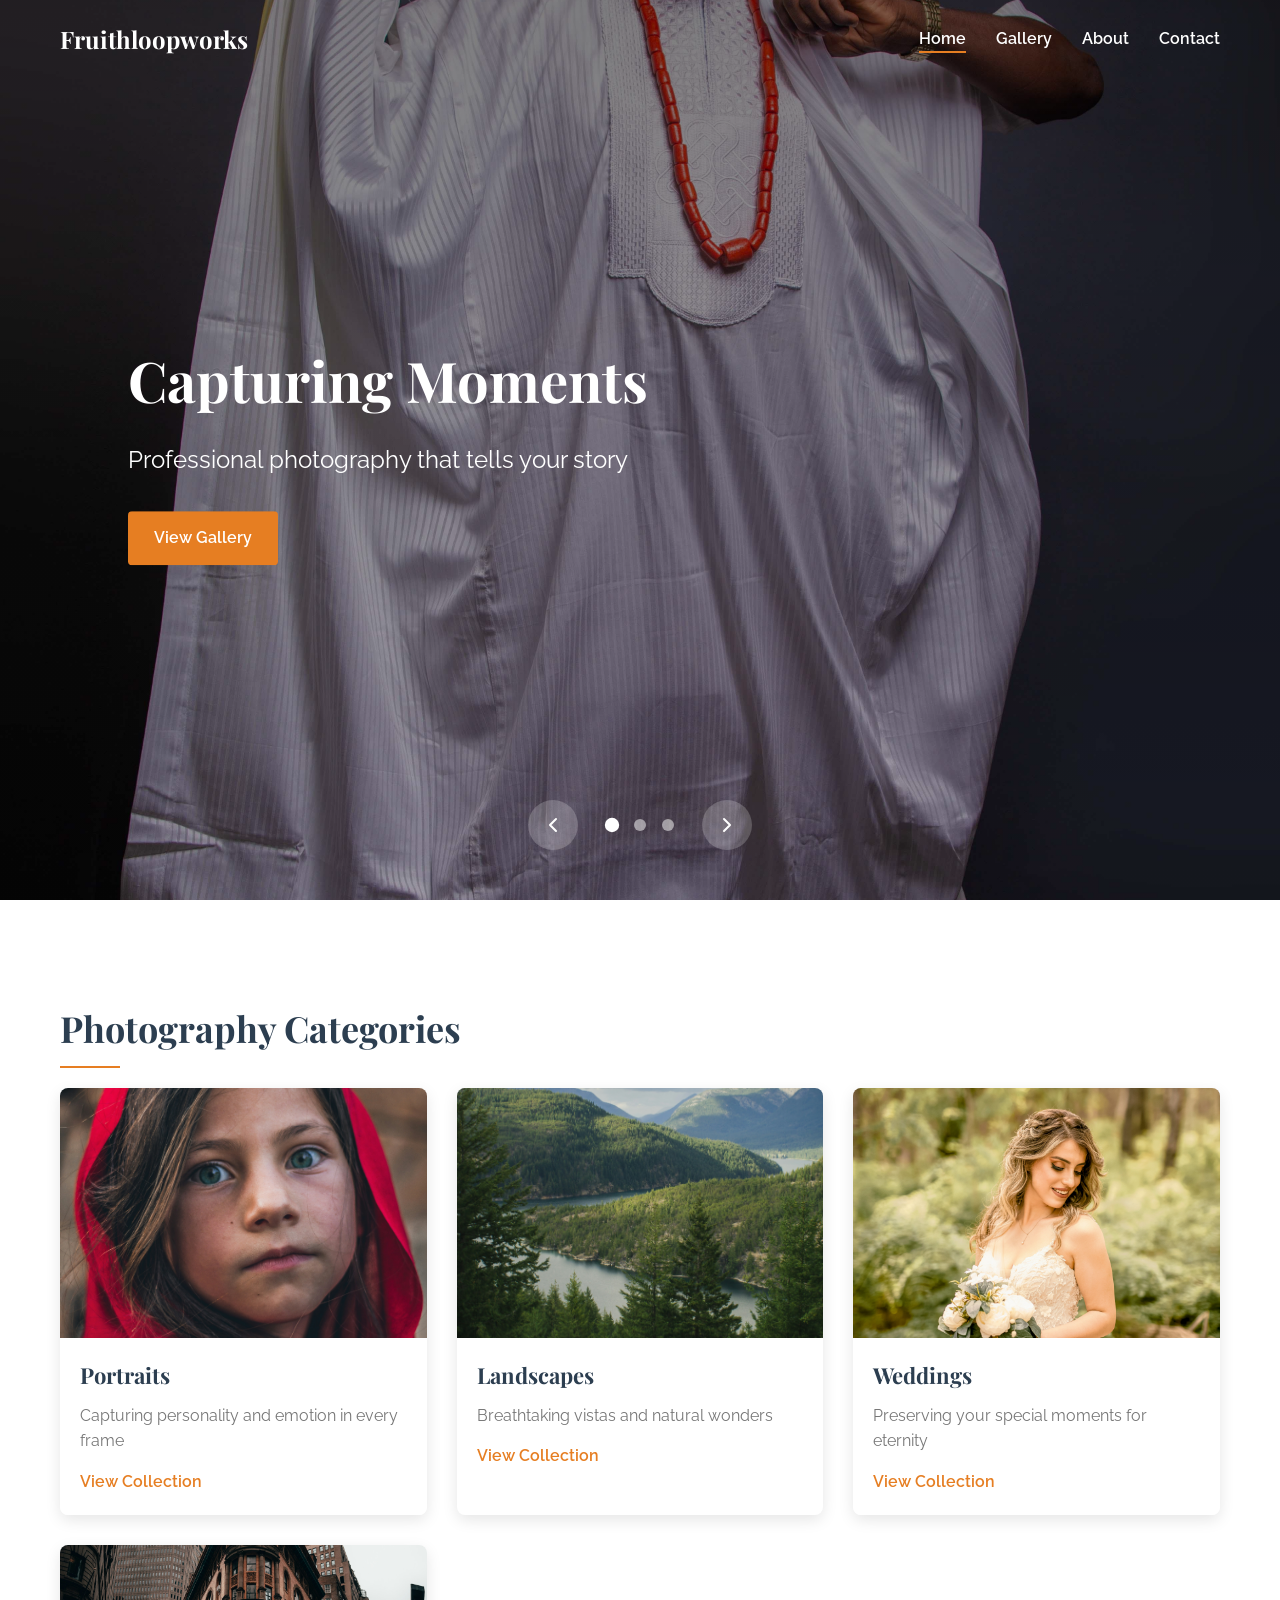
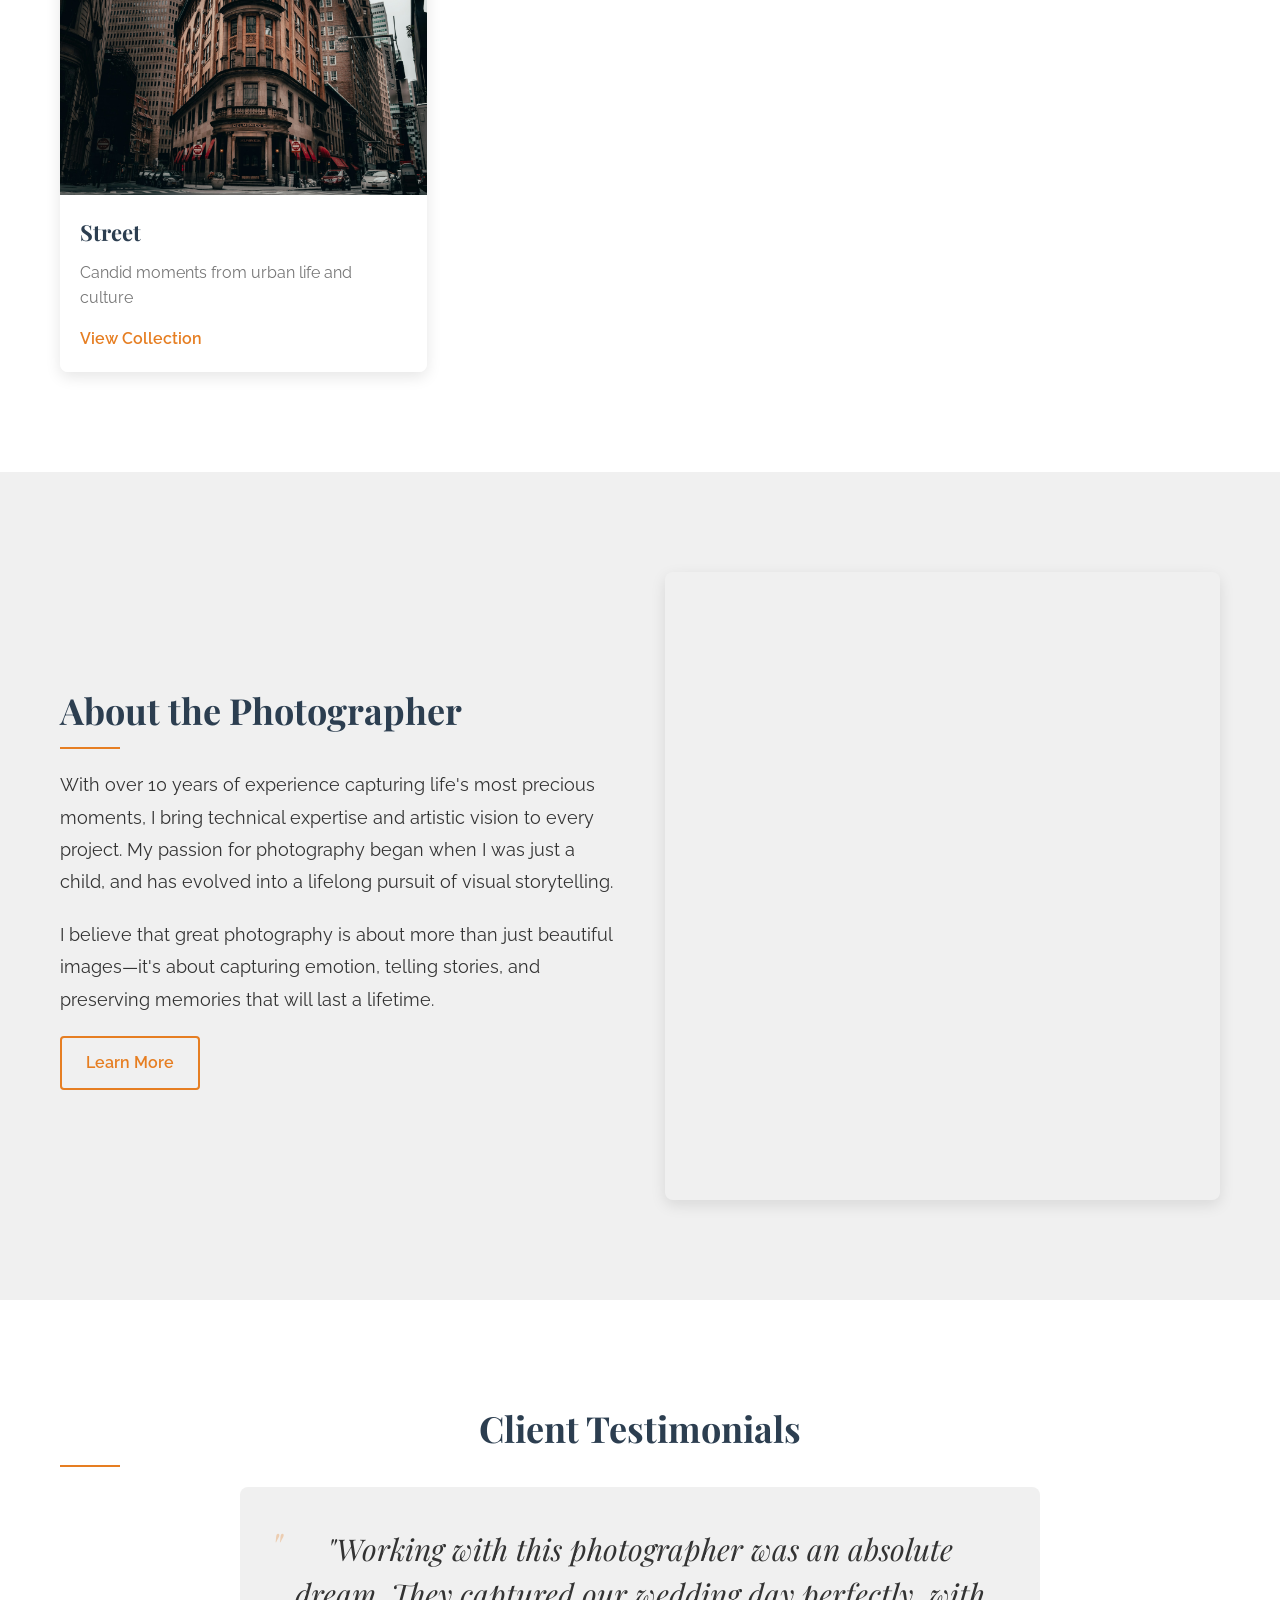
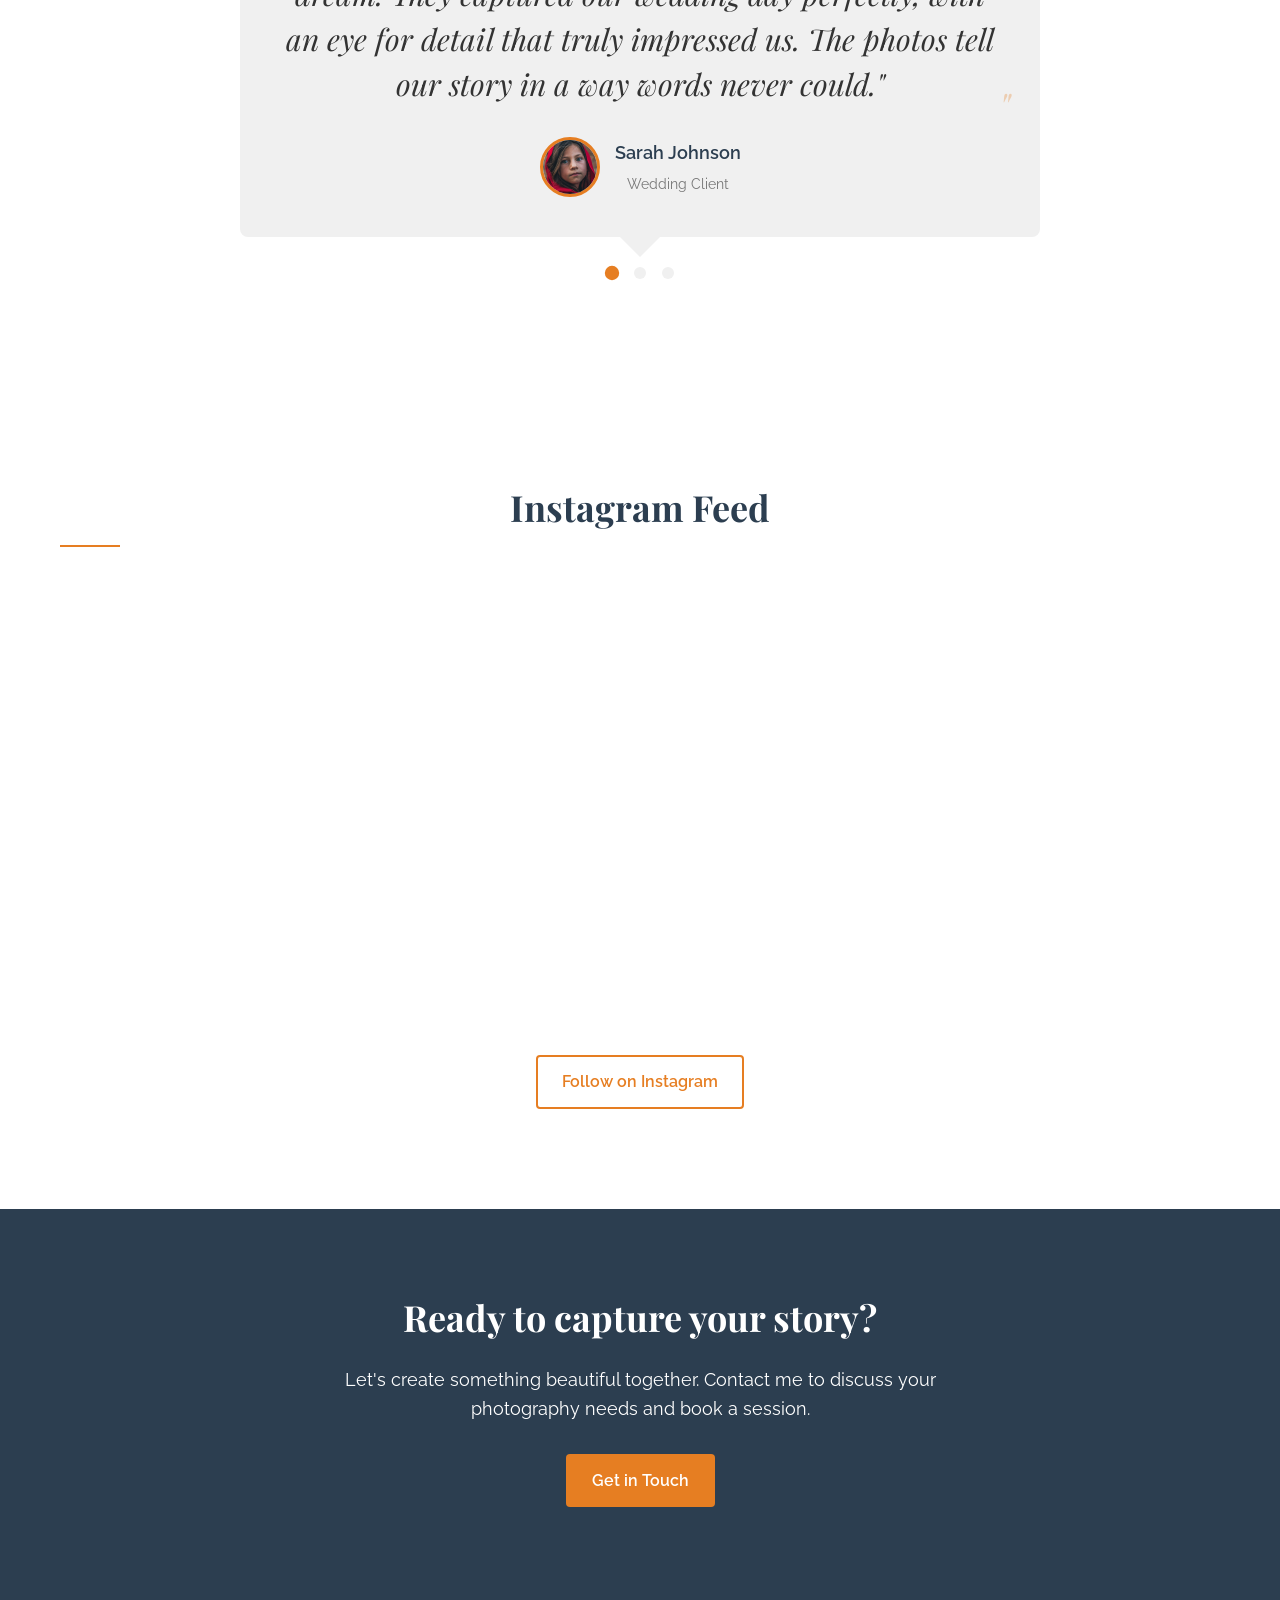
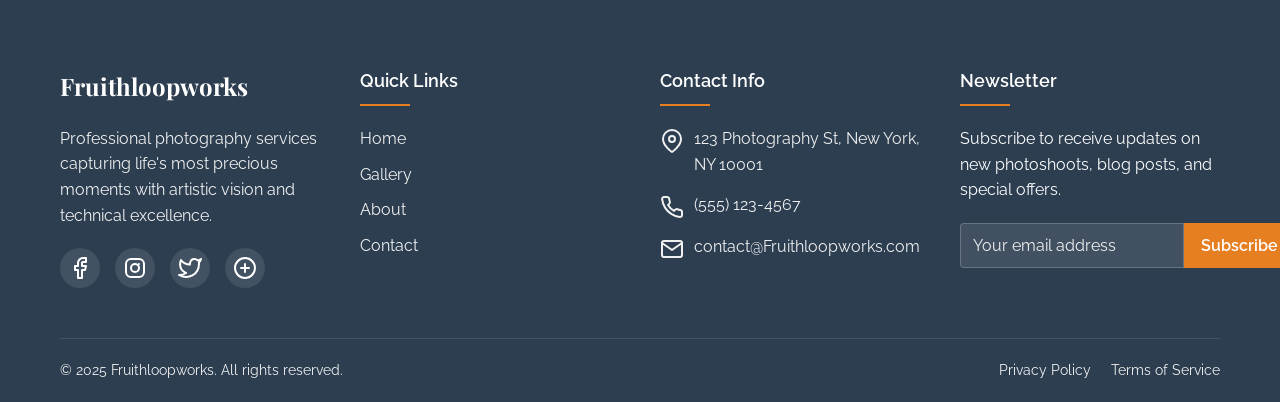
<file: index.html>
<!DOCTYPE html>
<html lang="en">
<head>
  <meta charset="UTF-8">
  <meta name="viewport" content="width=device-width, initial-scale=1.0">
  <title>Fruithloopworks | Professional Photography</title>
  <link rel="stylesheet" href="css/style.css">
  <link rel="stylesheet" href="css/animations.css">
  <link rel="preconnect" href="https://fonts.googleapis.com">
  <link rel="preconnect" href="https://fonts.gstatic.com" crossorigin>
  <link href="https://fonts.googleapis.com/css2?family=Playfair+Display:wght@400;700&family=Raleway:wght@300;400;600&display=swap" rel="stylesheet">
</head>
<body>
  <div class="cursor"></div>
  <div class="cursor-follower"></div>

  <div class="loader">
    <span class="loader-text">Fruithloopworks</span>
    <div class="loader-progress">
      <div class="loader-progress-bar"></div>
    </div>
  </div>

  <header class="header">
    <div class="header-inner">
      <div class="logo">
        <a href="index.html" class="logo-link">Fruithloopworks</a>
      </div>
      <nav class="nav">
        <ul class="nav-list">
          <li class="nav-item"><a href="index.html" class="nav-link active">Home</a></li>
          <li class="nav-item"><a href="gallery.html" class="nav-link">Gallery</a></li>
          <li class="nav-item"><a href="about.html" class="nav-link">About</a></li>
          <li class="nav-item"><a href="contact.html" class="nav-link">Contact</a></li>
        </ul>
      </nav>
      <div class="menu-toggle">
        <div class="hamburger">
          <span></span>
          <span></span>
          <span></span>
        </div>
      </div>
    </div>
  </header>

  <main>
    <section class="hero">
      <div class="hero-slider">
        <div class="hero-slide active">
          <div class="hero-image" style="background-image: url('images/like.jpg')"></div>
          <div class="hero-content">
            <h1 class="hero-title">Capturing Moments</h1>
            <p class="hero-subtitle">Professional photography that tells your story</p>
            <a href="gallery.html" class="btn btn-primary">View Gallery</a>
          </div>
        </div>
        <div class="hero-slide">
          <div class="hero-image" style="background-image: url('images/like3.jpg')"></div>
          <div class="hero-content">
            <h1 class="hero-title">Artistic Vision</h1>
            <p class="hero-subtitle">Creating visual poetry through the lens</p>
            <a href="about.html" class="btn btn-primary">About Me</a>
          </div>
        </div>
        <div class="hero-slide">
          <div class="hero-image" style="background-image: url('images/like2.jpg')"></div>
          <div class="hero-content">
            <h1 class="hero-title">Perfect Frames</h1>
            <p class="hero-subtitle">Every detail matters in telling your story</p>
            <a href="contact.html" class="btn btn-primary">Get in Touch</a>
          </div>
        </div>
      </div>
      <div class="hero-controls">
        <button class="hero-arrow hero-prev" aria-label="Previous slide">
          <svg width="24" height="24" viewBox="0 0 24 24" fill="none" xmlns="http://www.w3.org/2000/svg">
            <path d="M15 18L9 12L15 6" stroke="currentColor" stroke-width="2" stroke-linecap="round" stroke-linejoin="round"/>
          </svg>
        </button>
        <div class="hero-dots">
          <button class="hero-dot active" aria-label="Go to slide 1"></button>
          <button class="hero-dot" aria-label="Go to slide 2"></button>
          <button class="hero-dot" aria-label="Go to slide 3"></button>
        </div>
        <button class="hero-arrow hero-next" aria-label="Next slide">
          <svg width="24" height="24" viewBox="0 0 24 24" fill="none" xmlns="http://www.w3.org/2000/svg">
            <path d="M9 6L15 12L9 18" stroke="currentColor" stroke-width="2" stroke-linecap="round" stroke-linejoin="round"/>
          </svg>
        </button>
      </div>
    </section>

    <section class="categories">
      <div class="container">
        <h2 class="section-title">Photography Categories</h2>
        <div class="categories-grid">
          <div class="category-item">
            <div class="category-image">
              <img src="images/portrait.jpg" alt="Portrait photography" class="lazy-image">
            </div>
            <div class="category-content">
              <h3 class="category-title">Portraits</h3>
              <p class="category-description">Capturing personality and emotion in every frame</p>
              <a href="gallery.html#portraits" class="category-link">View Collection</a>
            </div>
          </div>
          <div class="category-item">
            <div class="category-image">
              <img src="images/landscape (1).jpg" alt="Landscape photography" class="lazy-image">
            </div>
            <div class="category-content">
              <h3 class="category-title">Landscapes</h3>
              <p class="category-description">Breathtaking vistas and natural wonders</p>
              <a href="gallery.html#landscapes" class="category-link">View Collection</a>
            </div>
          </div>
          <div class="category-item">
            <div class="category-image">
              <img src="images/wedding.jpg" alt="Wedding photography" class="lazy-image">
            </div>
            <div class="category-content">
              <h3 class="category-title">Weddings</h3>
              <p class="category-description">Preserving your special moments for eternity</p>
              <a href="gallery.html#weddings" class="category-link">View Collection</a>
            </div>
          </div>
          <div class="category-item">
            <div class="category-image">
              <img src="images/street.jpg" alt="Street photography" class="lazy-image">
            </div>
            <div class="category-content">
              <h3 class="category-title">Street</h3>
              <p class="category-description">Candid moments from urban life and culture</p>
              <a href="gallery.html#street" class="category-link">View Collection</a>
            </div>
          </div>
        </div>
      </div>
    </section>

    <section class="about-preview">
      <div class="container">
        <div class="about-preview-content">
          <h2 class="section-title">About the Photographer</h2>
          <p class="about-text">With over 10 years of experience capturing life's most precious moments, I bring technical expertise and artistic vision to every project. My passion for photography began when I was just a child, and has evolved into a lifelong pursuit of visual storytelling.</p>
          <p class="about-text">I believe that great photography is about more than just beautiful images—it's about capturing emotion, telling stories, and preserving memories that will last a lifetime.</p>
          <a href="about.html" class="btn btn-secondary">Learn More</a>
        </div>
        <div class="about-preview-image">
          <img src="images/about.jpg" alt="Portrait of the photographer" class="lazy-image">
        </div>
      </div>
    </section>

    <section class="testimonials">
      <div class="container">
        <h2 class="section-title">Client Testimonials</h2>
        <div class="testimonials-slider">
          <div class="testimonial-slide active">
            <div class="testimonial-content">
              <p class="testimonial-text">"Working with this photographer was an absolute dream. They captured our wedding day perfectly, with an eye for detail that truly impressed us. The photos tell our story in a way words never could."</p>
              <div class="testimonial-author">
                <div class="testimonial-author-image">
                  <img src="images/portrait.jpg" alt="Sarah Johnson">
                </div>
                <div class="testimonial-author-info">
                  <h4 class="testimonial-author-name">Sarah Johnson</h4>
                  <p class="testimonial-author-role">Wedding Client</p>
                </div>
              </div>
            </div>
          </div>
          <div class="testimonial-slide">
            <div class="testimonial-content">
              <p class="testimonial-text">"The family portraits exceeded our expectations. Not only are the photos stunning, but the photographer made everyone feel comfortable and natural during the shoot. We'll cherish these images forever."</p>
              <div class="testimonial-author">
                <div class="testimonial-author-image">
                  <img src="images/street.jpg" alt="Michael Thompson">
                </div>
                <div class="testimonial-author-info">
                  <h4 class="testimonial-author-name">Michael Thompson</h4>
                  <p class="testimonial-author-role">Family Portrait Client</p>
                </div>
              </div>
            </div>
          </div>
          <div class="testimonial-slide">
            <div class="testimonial-content">
              <p class="testimonial-text">"As a business owner, I needed professional headshots that conveyed confidence and approachability. The results were exactly what I was looking for, and the process was efficient and enjoyable."</p>
              <div class="testimonial-author">
                <div class="testimonial-author-image">
                  <img src="images/about.jpg" alt="Jennifer Lee">
                </div>
                <div class="testimonial-author-info">
                  <h4 class="testimonial-author-name">Jennifer Lee</h4>
                  <p class="testimonial-author-role">Corporate Client</p>
                </div>
              </div>
            </div>
          </div>
        </div>
        <div class="testimonial-controls">
          <button class="testimonial-dot active" aria-label="Go to testimonial 1"></button>
          <button class="testimonial-dot" aria-label="Go to testimonial 2"></button>
          <button class="testimonial-dot" aria-label="Go to testimonial 3"></button>
        </div>
      </div>
    </section>

    <section class="instagram-feed">
      <div class="container">
        <h2 class="section-title">Instagram Feed</h2>
        <div class="instagram-grid">
          <a href="#" class="instagram-item">
            <img src="images/portrait.jpg" alt="Instagram post" class="lazy-image">
            <div class="instagram-overlay">
              <svg width="24" height="24" viewBox="0 0 24 24" fill="none" xmlns="http://www.w3.org/2000/svg">
                <path d="M12 16C14.2091 16 16 14.2091 16 12C16 9.79086 14.2091 8 12 8C9.79086 8 8 9.79086 8 12C8 14.2091 9.79086 16 12 16Z" stroke="white" stroke-width="2" stroke-linecap="round" stroke-linejoin="round"/>
                <path d="M16 8V8.01" stroke="white" stroke-width="2" stroke-linecap="round" stroke-linejoin="round"/>
                <rect x="3" y="3" width="18" height="18" rx="5" stroke="white" stroke-width="2" stroke-linecap="round" stroke-linejoin="round"/>
              </svg>
            </div>
          </a>
          <a href="#" class="instagram-item">
            <img src="images/landscape (1).jpg" alt="Instagram post" class="lazy-image">
            <div class="instagram-overlay">
              <svg width="24" height="24" viewBox="0 0 24 24" fill="none" xmlns="http://www.w3.org/2000/svg">
                <path d="M12 16C14.2091 16 16 14.2091 16 12C16 9.79086 14.2091 8 12 8C9.79086 8 8 9.79086 8 12C8 14.2091 9.79086 16 12 16Z" stroke="white" stroke-width="2" stroke-linecap="round" stroke-linejoin="round"/>
                <path d="M16 8V8.01" stroke="white" stroke-width="2" stroke-linecap="round" stroke-linejoin="round"/>
                <rect x="3" y="3" width="18" height="18" rx="5" stroke="white" stroke-width="2" stroke-linecap="round" stroke-linejoin="round"/>
              </svg>
            </div>
          </a>
          <a href="#" class="instagram-item">
            <img src="images/like.jpg" alt="Instagram post" class="lazy-image">
            <div class="instagram-overlay">
              <svg width="24" height="24" viewBox="0 0 24 24" fill="none" xmlns="http://www.w3.org/2000/svg">
                <path d="M12 16C14.2091 16 16 14.2091 16 12C16 9.79086 14.2091 8 12 8C9.79086 8 8 9.79086 8 12C8 14.2091 9.79086 16 12 16Z" stroke="white" stroke-width="2" stroke-linecap="round" stroke-linejoin="round"/>
                <path d="M16 8V8.01" stroke="white" stroke-width="2" stroke-linecap="round" stroke-linejoin="round"/>
                <rect x="3" y="3" width="18" height="18" rx="5" stroke="white" stroke-width="2" stroke-linecap="round" stroke-linejoin="round"/>
              </svg>
            </div>
          </a>
          <a href="#" class="instagram-item">
            <img src="images/wedding.jpg" alt="Instagram post" class="lazy-image">
            <div class="instagram-overlay">
              <svg width="24" height="24" viewBox="0 0 24 24" fill="none" xmlns="http://www.w3.org/2000/svg">
                <path d="M12 16C14.2091 16 16 14.2091 16 12C16 9.79086 14.2091 8 12 8C9.79086 8 8 9.79086 8 12C8 14.2091 9.79086 16 12 16Z" stroke="white" stroke-width="2" stroke-linecap="round" stroke-linejoin="round"/>
                <path d="M16 8V8.01" stroke="white" stroke-width="2" stroke-linecap="round" stroke-linejoin="round"/>
                <rect x="3" y="3" width="18" height="18" rx="5" stroke="white" stroke-width="2" stroke-linecap="round" stroke-linejoin="round"/>
              </svg>
            </div>
          </a>
          <a href="#" class="instagram-item">
            <img src="images/like3.jpg" alt="Instagram post" class="lazy-image">
            <div class="instagram-overlay">
              <svg width="24" height="24" viewBox="0 0 24 24" fill="none" xmlns="http://www.w3.org/2000/svg">
                <path d="M12 16C14.2091 16 16 14.2091 16 12C16 9.79086 14.2091 8 12 8C9.79086 8 8 9.79086 8 12C8 14.2091 9.79086 16 12 16Z" stroke="white" stroke-width="2" stroke-linecap="round" stroke-linejoin="round"/>
                <path d="M16 8V8.01" stroke="white" stroke-width="2" stroke-linecap="round" stroke-linejoin="round"/>
                <rect x="3" y="3" width="18" height="18" rx="5" stroke="white" stroke-width="2" stroke-linecap="round" stroke-linejoin="round"/>
              </svg>
            </div>
          </a>
          <a href="#" class="instagram-item">
            <img src="images/like2.jpg" alt="Instagram post" class="lazy-image">
            <div class="instagram-overlay">
              <svg width="24" height="24" viewBox="0 0 24 24" fill="none" xmlns="http://www.w3.org/2000/svg">
                <path d="M12 16C14.2091 16 16 14.2091 16 12C16 9.79086 14.2091 8 12 8C9.79086 8 8 9.79086 8 12C8 14.2091 9.79086 16 12 16Z" stroke="white" stroke-width="2" stroke-linecap="round" stroke-linejoin="round"/>
                <path d="M16 8V8.01" stroke="white" stroke-width="2" stroke-linecap="round" stroke-linejoin="round"/>
                <rect x="3" y="3" width="18" height="18" rx="5" stroke="white" stroke-width="2" stroke-linecap="round" stroke-linejoin="round"/>
              </svg>
            </div>
          </a>
        </div>
        <a href="https://www.instagram.com/" target="_blank" rel="noopener noreferrer" class="btn btn-secondary">Follow on Instagram</a>
      </div>
    </section>

    <section class="cta">
      <div class="container">
        <div class="cta-content">
          <h2 class="cta-title">Ready to capture your story?</h2>
          <p class="cta-text">Let's create something beautiful together. Contact me to discuss your photography needs and book a session.</p>
          <a href="contact.html" class="btn btn-primary">Get in Touch</a>
        </div>
      </div>
    </section>
  </main>

  <footer class="footer">
    <div class="container">
      <div class="footer-grid">
        <div class="footer-info">
          <div class="footer-logo">Fruithloopworks</div>
          <p class="footer-description">Professional photography services capturing life's most precious moments with artistic vision and technical excellence.</p>
          <div class="footer-social">
            <a href="#" class="social-link" aria-label="Facebook">
              <svg width="24" height="24" viewBox="0 0 24 24" fill="none" xmlns="http://www.w3.org/2000/svg">
                <path d="M18 2H15C13.6739 2 12.4021 2.52678 11.4645 3.46447C10.5268 4.40215 10 5.67392 10 7V10H7V14H10V22H14V14H17L18 10H14V7C14 6.73478 14.1054 6.48043 14.2929 6.29289C14.4804 6.10536 14.7348 6 15 6H18V2Z" stroke="currentColor" stroke-width="2" stroke-linecap="round" stroke-linejoin="round"/>
              </svg>
            </a>
            <a href="#" class="social-link" aria-label="Instagram">
              <svg width="24" height="24" viewBox="0 0 24 24" fill="none" xmlns="http://www.w3.org/2000/svg">
                <path d="M12 16C14.2091 16 16 14.2091 16 12C16 9.79086 14.2091 8 12 8C9.79086 8 8 9.79086 8 12C8 14.2091 9.79086 16 12 16Z" stroke="currentColor" stroke-width="2" stroke-linecap="round" stroke-linejoin="round"/>
                <path d="M16 8V8.01" stroke="currentColor" stroke-width="2" stroke-linecap="round" stroke-linejoin="round"/>
                <rect x="3" y="3" width="18" height="18" rx="5" stroke="currentColor" stroke-width="2" stroke-linecap="round" stroke-linejoin="round"/>
              </svg>
            </a>
            <a href="#" class="social-link" aria-label="Twitter">
              <svg width="24" height="24" viewBox="0 0 24 24" fill="none" xmlns="http://www.w3.org/2000/svg">
                <path d="M23 3C22.0424 3.67548 20.9821 4.19211 19.86 4.53C19.2577 3.83751 18.4573 3.34669 17.567 3.12393C16.6767 2.90116 15.7395 2.9572 14.8821 3.28445C14.0247 3.61171 13.2884 4.1944 12.773 4.95372C12.2575 5.71303 11.9877 6.61234 12 7.53V8.53C10.2426 8.57557 8.50127 8.18581 6.93101 7.39545C5.36074 6.60508 4.01032 5.43864 3 4C3 4 -1 13 8 17C5.94053 18.398 3.48716 19.0989 1 19C10 24 21 19 21 7.5C20.9991 7.22145 20.9723 6.94359 20.92 6.67C21.9406 5.66349 22.6608 4.39271 23 3Z" stroke="currentColor" stroke-width="2" stroke-linecap="round" stroke-linejoin="round"/>
              </svg>
            </a>
            <a href="#" class="social-link" aria-label="Pinterest">
              <svg width="24" height="24" viewBox="0 0 24 24" fill="none" xmlns="http://www.w3.org/2000/svg">
                <path d="M12 22C17.5228 22 22 17.5228 22 12C22 6.47715 17.5228 2 12 2C6.47715 2 2 6.47715 2 12C2 17.5228 6.47715 22 12 22Z" stroke="currentColor" stroke-width="2" stroke-linecap="round" stroke-linejoin="round"/>
                <path d="M8 12H16" stroke="currentColor" stroke-width="2" stroke-linecap="round" stroke-linejoin="round"/>
                <path d="M12 8V16" stroke="currentColor" stroke-width="2" stroke-linecap="round" stroke-linejoin="round"/>
              </svg>
            </a>
          </div>
        </div>
        <div class="footer-links">
          <h3 class="footer-heading">Quick Links</h3>
          <ul class="footer-nav">
            <li><a href="index.html">Home</a></li>
            <li><a href="gallery.html">Gallery</a></li>
            <li><a href="about.html">About</a></li>
            <li><a href="contact.html">Contact</a></li>
        
          </ul>
        </div>
        <div class="footer-contact">
          <h3 class="footer-heading">Contact Info</h3>
          <ul class="contact-list">
            <li class="contact-item">
              <svg width="24" height="24" viewBox="0 0 24 24" fill="none" xmlns="http://www.w3.org/2000/svg">
                <path d="M21 10C21 17 12 23 12 23C12 23 3 17 3 10C3 7.61305 3.94821 5.32387 5.63604 3.63604C7.32387 1.94821 9.61305 1 12 1C14.3869 1 16.6761 1.94821 18.364 3.63604C20.0518 5.32387 21 7.61305 21 10Z" stroke="currentColor" stroke-width="2" stroke-linecap="round" stroke-linejoin="round"/>
                <path d="M12 13C13.6569 13 15 11.6569 15 10C15 8.34315 13.6569 7 12 7C10.3431 7 9 8.34315 9 10C9 11.6569 10.3431 13 12 13Z" stroke="currentColor" stroke-width="2" stroke-linecap="round" stroke-linejoin="round"/>
              </svg>
              <span>123 Photography St, New York, NY 10001</span>
            </li>
            <li class="contact-item">
              <svg width="24" height="24" viewBox="0 0 24 24" fill="none" xmlns="http://www.w3.org/2000/svg">
                <path d="M22 16.92V19.92C22.0011 20.1985 21.9441 20.4742 21.8325 20.7294C21.7209 20.9845 21.5573 21.2136 21.3521 21.4019C21.1468 21.5901 20.9046 21.7335 20.6407 21.8227C20.3769 21.9119 20.0974 21.9451 19.82 21.92C16.7428 21.5856 13.787 20.5341 11.19 18.85C8.77383 17.3147 6.72534 15.2662 5.19 12.85C3.49998 10.2412 2.44824 7.27099 2.12 4.18C2.09501 3.90347 2.12788 3.62476 2.2165 3.36162C2.30513 3.09849 2.44757 2.85669 2.63477 2.65162C2.82196 2.44655 3.04981 2.28271 3.30379 2.17052C3.55778 2.05833 3.83234 2.00026 4.11 2H7.11C7.59531 1.99522 8.06579 2.16708 8.43376 2.48353C8.80173 2.79999 9.04208 3.23945 9.11 3.72C9.23662 4.68007 9.47145 5.62273 9.81 6.53C9.94455 6.88792 9.97366 7.27691 9.89391 7.65088C9.81415 8.02485 9.62886 8.36811 9.36 8.64L8.09 9.91C9.51356 12.4135 11.5865 14.4864 14.09 15.91L15.36 14.64C15.6319 14.3711 15.9752 14.1858 16.3491 14.1061C16.7231 14.0263 17.1121 14.0554 17.47 14.19C18.3773 14.5286 19.3199 14.7634 20.28 14.89C20.7658 14.9585 21.2094 15.2032 21.5265 15.5775C21.8437 15.9518 22.0122 16.4296 22 16.92Z" stroke="currentColor" stroke-width="2" stroke-linecap="round" stroke-linejoin="round"/>
              </svg>
              <span>(555) 123-4567</span>
            </li>
            <li class="contact-item">
              <svg width="24" height="24" viewBox="0 0 24 24" fill="none" xmlns="http://www.w3.org/2000/svg">
                <path d="M4 4H20C21.1 4 22 4.9 22 6V18C22 19.1 21.1 20 20 20H4C2.9 20 2 19.1 2 18V6C2 4.9 2.9 4 4 4Z" stroke="currentColor" stroke-width="2" stroke-linecap="round" stroke-linejoin="round"/>
                <path d="M22 6L12 13L2 6" stroke="currentColor" stroke-width="2" stroke-linecap="round" stroke-linejoin="round"/>
              </svg>
              <span>contact@Fruithloopworks.com</span>
            </li>
          </ul>
        </div>
        <div class="footer-newsletter">
          <h3 class="footer-heading">Newsletter</h3>
          <p>Subscribe to receive updates on new photoshoots, blog posts, and special offers.</p>
          <form class="newsletter-form">
            <input type="email" placeholder="Your email address" required class="newsletter-input">
            <button type="submit" class="btn btn-primary newsletter-submit">Subscribe</button>
          </form>
        </div>
      </div>
      <div class="footer-bottom">
        <p class="copyright">© 2025 Fruithloopworks. All rights reserved.</p>
        <div class="footer-legal">
          <a href="privacy.html">Privacy Policy</a>
          <a href="terms.html">Terms of Service</a>
        </div>
      </div>
    </div>
  </footer>

  <script src="js/main.js"></script>
  <script src="js/animations.js"></script>
</body>
</html>
</file>
<file: css/style.css>
/* Base Styles */
:root {
  --color-primary: #2c3e50;
  --color-secondary: #e67e22;
  --color-accent: #3498db;
  --color-light: #f5f5f5;
  --color-dark: #2c3e50;
  --color-text: #333333;
  --color-text-light: #777777;
  --color-white: #ffffff;
  --color-black: #000000;
  --color-gray: #f0f0f0;
  --color-gray-dark: #888888;
  --color-success: #27ae60;
  --color-error: #e74c3c;

  --font-primary: "Raleway", sans-serif;
  --font-secondary: "Playfair Display", serif;

  --transition-fast: 0.3s ease;
  --transition-medium: 0.5s ease;
  --transition-slow: 0.8s ease;

  --shadow-small: 0 2px 5px rgba(0, 0, 0, 0.1);
  --shadow-medium: 0 5px 15px rgba(0, 0, 0, 0.1);
  --shadow-large: 0 10px 30px rgba(0, 0, 0, 0.1);

  --border-radius-small: 4px;
  --border-radius-medium: 8px;
  --border-radius-large: 16px;

  --container-width: 1200px;
  --container-padding: 20px;
}

* {
  margin: 0;
  padding: 0;
  box-sizing: border-box;
}

html {
  font-size: 62.5%; /* 10px = 1rem */
  scroll-behavior: smooth;
}

body {
  font-family: var(--font-primary);
  font-size: 1.6rem;
  line-height: 1.6;
  color: var(--color-text);
  background-color: var(--color-white);
  overflow-x: hidden;
}

img {
  max-width: 100%;
  height: auto;
  display: block;
}

a {
  text-decoration: none;
  color: var(--color-primary);
  transition: color var(--transition-fast);
}

a:hover {
  color: var(--color-secondary);
}

ul,
ol {
  list-style: none;
}

button,
input,
select,
textarea {
  font-family: inherit;
  font-size: inherit;
  color: inherit;
  border: none;
  background: none;
  outline: none;
}

button {
  cursor: pointer;
}

.container {
  max-width: var(--container-width);
  margin: 0 auto;
  padding: 0 var(--container-padding);
}

.section-title {
  font-family: var(--font-secondary);
  font-size: 3.6rem;
  font-weight: 700;
  margin-bottom: 3rem;
  position: relative;
  color: var(--color-primary);
}

.section-title::after {
  content: "";
  position: absolute;
  bottom: -1rem;
  left: 0;
  width: 6rem;
  height: 2px;
  background-color: var(--color-secondary);
}

.section-title.light {
  color: var(--color-white);
}

.section-title.light::after {
  background-color: var(--color-white);
}

.section-title.centered {
  text-align: center;
}

.section-title.centered::after {
  left: 50%;
  transform: translateX(-50%);
}

.section-description {
  font-size: 1.8rem;
  color: var(--color-text-light);
  margin-bottom: 4rem;
  max-width: 80rem;
}

/* Custom Cursor */
.cursor {
  position: fixed;
  width: 10px;
  height: 10px;
  border-radius: 50%;
  background-color: var(--color-secondary);
  pointer-events: none;
  z-index: 9999;
  transform: translate(-50%, -50%);
  transition: width 0.3s, height 0.3s, background-color 0.3s;
  opacity: 0;
}

.cursor-follower {
  position: fixed;
  width: 40px;
  height: 40px;
  border: 1px solid var(--color-secondary);
  border-radius: 50%;
  pointer-events: none;
  z-index: 9998;
  transform: translate(-50%, -50%);
  transition: all 0.2s ease-out;
  opacity: 0;
}

/* Loader */
.loader {
  position: fixed;
  top: 0;
  left: 0;
  width: 100%;
  height: 100%;
  background-color: var(--color-white);
  display: flex;
  flex-direction: column;
  justify-content: center;
  align-items: center;
  z-index: 10000;
  transition: opacity var(--transition-medium), visibility var(--transition-medium);
}

.loader-text {
  font-family: var(--font-secondary);
  font-size: 3.6rem;
  margin-bottom: 2rem;
  color: var(--color-primary);
}

.loader-progress {
  width: 30rem;
  height: 2px;
  background-color: var(--color-gray);
  position: relative;
  overflow: hidden;
}

.loader-progress-bar {
  position: absolute;
  top: 0;
  left: 0;
  height: 100%;
  width: 0;
  background-color: var(--color-secondary);
  transition: width 0.5s ease;
}

/* Header */
.header {
  position: fixed;
  top: 0;
  left: 0;
  width: 100%;
  z-index: 1000;
  padding: 2rem 0;
  transition: background-color var(--transition-fast), padding var(--transition-fast);
}

.header.scrolled {
  background-color: var(--color-white);
  box-shadow: var(--shadow-small);
  padding: 1rem 0;
}

.header-inner {
  display: flex;
  justify-content: space-between;
  align-items: center;
  max-width: var(--container-width);
  margin: 0 auto;
  padding: 0 var(--container-padding);
}

.logo {
  font-family: var(--font-secondary);
  font-size: 2.4rem;
  font-weight: 700;
}

.logo-link {
  color: var(--color-primary);
  transition: color var(--transition-fast);
}

.header.transparent .logo-link {
  color: var(--color-white);
}

.header.scrolled .logo-link {
  color: var(--color-primary);
}

.nav-list {
  display: flex;
}

.nav-item {
  margin-left: 3rem;
}

.nav-link {
  font-size: 1.6rem;
  font-weight: 600;
  color: var(--color-primary);
  position: relative;
  padding-bottom: 0.5rem;
}

.header.transparent .nav-link {
  color: var(--color-white);
}

.header.scrolled .nav-link {
  color: var(--color-primary);
}

.nav-link::after {
  content: "";
  position: absolute;
  bottom: 0;
  left: 0;
  width: 0;
  height: 2px;
  background-color: var(--color-secondary);
  transition: width var(--transition-fast);
}

.nav-link:hover::after,
.nav-link.active::after {
  width: 100%;
}

.menu-toggle {
  display: none;
  cursor: pointer;
}

.hamburger {
  width: 3rem;
  height: 2.4rem;
  position: relative;
}

.hamburger span {
  display: block;
  position: absolute;
  height: 2px;
  width: 100%;
  background-color: var(--color-primary);
  border-radius: 1px;
  transition: all var(--transition-fast);
}

.header.transparent .hamburger span {
  background-color: var(--color-white);
}

.header.scrolled .hamburger span {
  background-color: var(--color-primary);
}

.hamburger span:nth-child(1) {
  top: 0;
}

.hamburger span:nth-child(2) {
  top: 50%;
  transform: translateY(-50%);
}

.hamburger span:nth-child(3) {
  bottom: 0;
}

.menu-open .hamburger span:nth-child(1) {
  top: 50%;
  transform: translateY(-50%) rotate(45deg);
}

.menu-open .hamburger span:nth-child(2) {
  opacity: 0;
}

.menu-open .hamburger span:nth-child(3) {
  bottom: 50%;
  transform: translateY(50%) rotate(-45deg);
}

/* Buttons */
.btn {
  display: inline-block;
  padding: 1.2rem 2.4rem;
  border-radius: var(--border-radius-small);
  font-weight: 600;
  text-align: center;
  cursor: pointer;
  transition: all var(--transition-fast);
  border: 2px solid transparent;
}

.btn-primary {
  background-color: var(--color-secondary);
  color: var(--color-white);
}

.btn-primary:hover {
  background-color: transparent;
  color: var(--color-secondary);
  border-color: var(--color-secondary);
}

.btn-secondary {
  background-color: transparent;
  color: var(--color-secondary);
  border-color: var(--color-secondary);
}

.btn-secondary:hover {
  background-color: var(--color-secondary);
  color: var(--color-white);
}

/* Hero Section */
.hero {
  position: relative;
  height: 100vh;
  overflow: hidden;
}

.hero-slider {
  height: 100%;
  position: relative;
}

.hero-slide {
  position: absolute;
  top: 0;
  left: 0;
  width: 100%;
  height: 100%;
  opacity: 0;
  transition: opacity var(--transition-slow);
  z-index: 1;
}

.hero-slide.active {
  opacity: 1;
  z-index: 2;
}

.hero-image {
  position: absolute;
  top: 0;
  left: 0;
  width: 100%;
  height: 100%;
  background-size: cover;
  background-position: center;
  background-repeat: no-repeat;
}

.hero-image::after {
  content: "";
  position: absolute;
  top: 0;
  left: 0;
  width: 100%;
  height: 100%;
  background: linear-gradient(to bottom, rgba(0, 0, 0, 0.5), rgba(0, 0, 0, 0.3));
}

.hero-content {
  position: absolute;
  top: 50%;
  left: 10%;
  transform: translateY(-50%);
  color: var(--color-white);
  z-index: 3;
  max-width: 60rem;
}

.hero-title {
  font-family: var(--font-secondary);
  font-size: 5.6rem;
  font-weight: 700;
  margin-bottom: 1.6rem;
  opacity: 0;
  transform: translateY(20px);
  transition: opacity 0.8s ease, transform 0.8s ease;
  transition-delay: 0.3s;
}

.hero-slide.active .hero-title {
  opacity: 1;
  transform: translateY(0);
}

.hero-subtitle {
  font-size: 2.4rem;
  margin-bottom: 3.2rem;
  opacity: 0;
  transform: translateY(20px);
  transition: opacity 0.8s ease, transform 0.8s ease;
  transition-delay: 0.5s;
}

.hero-slide.active .hero-subtitle {
  opacity: 1;
  transform: translateY(0);
}

.hero-slide.active .btn {
  opacity: 0;
  transform: translateY(20px);
  transition: opacity 0.8s ease, transform 0.8s ease, background-color 0.3s ease, color 0.3s ease, border-color 0.3s
    ease;
  transition-delay: 0.7s;
}

.hero-slide.active .btn {
  opacity: 1;
  transform: translateY(0);
}

.hero-controls {
  position: absolute;
  bottom: 5rem;
  left: 50%;
  transform: translateX(-50%);
  display: flex;
  align-items: center;
  z-index: 10;
}

.hero-arrow {
  width: 5rem;
  height: 5rem;
  border-radius: 50%;
  background-color: rgba(255, 255, 255, 0.2);
  color: var(--color-white);
  display: flex;
  justify-content: center;
  align-items: center;
  cursor: pointer;
  transition: background-color var(--transition-fast);
}

.hero-arrow:hover {
  background-color: var(--color-secondary);
}

.hero-dots {
  display: flex;
  margin: 0 2rem;
}

.hero-dot {
  width: 1.2rem;
  height: 1.2rem;
  border-radius: 50%;
  background-color: rgba(255, 255, 255, 0.5);
  margin: 0 0.8rem;
  cursor: pointer;
  transition: background-color var(--transition-fast), transform var(--transition-fast);
}

.hero-dot.active {
  background-color: var(--color-white);
  transform: scale(1.2);
}

.hero-dot:hover {
  background-color: var(--color-white);
}

/* Categories Section */
.categories {
  padding: 10rem 0;
}

.categories-grid {
  display: grid;
  grid-template-columns: repeat(auto-fill, minmax(28rem, 1fr));
  gap: 3rem;
}

.category-item {
  border-radius: var(--border-radius-medium);
  overflow: hidden;
  box-shadow: var(--shadow-medium);
  transition: transform var(--transition-fast), box-shadow var(--transition-fast);
}

.category-item:hover {
  transform: translateY(-5px);
  box-shadow: var(--shadow-large);
}

.category-image {
  height: 25rem;
  overflow: hidden;
}

.category-image img {
  width: 100%;
  height: 100%;
  object-fit: cover;
  transition: transform var(--transition-medium);
}

.category-item:hover .category-image img {
  transform: scale(1.05);
}

.category-content {
  padding: 2rem;
  background-color: var(--color-white);
}

.category-title {
  font-family: var(--font-secondary);
  font-size: 2.2rem;
  margin-bottom: 1rem;
  color: var(--color-primary);
}

.category-description {
  font-size: 1.6rem;
  color: var(--color-text-light);
  margin-bottom: 1.5rem;
}

.category-link {
  font-weight: 600;
  color: var(--color-secondary);
  display: inline-block;
  position: relative;
}

.category-link::after {
  content: "";
  position: absolute;
  bottom: -2px;
  left: 0;
  width: 0;
  height: 2px;
  background-color: var(--color-secondary);
  transition: width var(--transition-fast);
}

.category-link:hover::after {
  width: 100%;
}

/* About Preview Section */
.about-preview {
  padding: 10rem 0;
  background-color: var(--color-gray);
}

.about-preview .container {
  display: flex;
  align-items: center;
  gap: 5rem;
}

.about-preview-content {
  flex: 1;
}

.about-text {
  font-size: 1.8rem;
  margin-bottom: 2rem;
  color: var(--color-text);
}

.about-preview-image {
  flex: 1;
  border-radius: var(--border-radius-medium);
  overflow: hidden;
  box-shadow: var(--shadow-medium);
}

.about-preview-image img {
  width: 100%;
  height: 100%;
  object-fit: cover;
  transition: transform var(--transition-medium);
}

.about-preview-image:hover img {
  transform: scale(1.05);
}

/* Testimonials Section */
.testimonials {
  padding: 10rem 0;
  background-color: var(--color-white);
  text-align: center;
}

.testimonials-slider {
  position: relative;
  max-width: 80rem;
  margin: 0 auto;
}

.testimonial-slide {
  position: absolute;
  top: 0;
  left: 0;
  width: 100%;
  opacity: 0;
  transition: opacity var(--transition-medium);
  pointer-events: none;
}

.testimonial-slide.active {
  position: relative;
  opacity: 1;
  pointer-events: auto;
}

.testimonial-content {
  background-color: var(--color-gray);
  padding: 4rem;
  border-radius: var(--border-radius-medium);
  position: relative;
  margin-bottom: 5rem;
}

.testimonial-content::after {
  content: "";
  position: absolute;
  bottom: -2rem;
  left: 50%;
  transform: translateX(-50%);
  border-width: 2rem 2rem 0;
  border-style: solid;
  border-color: var(--color-gray) transparent transparent;
}

.testimonial-text {
  font-size: 1.8rem;
  font-style: italic;
  margin-bottom: 2rem;
  position: relative;
}

.testimonial-text::before,
.testimonial-text::after {
  content: '"';
  font-family: var(--font-secondary);
  font-size: 4rem;
  color: var(--color-secondary);
  position: absolute;
  opacity: 0.3;
}

.testimonial-text::before {
  top: -1rem;
  left: -1rem;
}

.testimonial-text::after {
  bottom: -3rem;
  right: -1rem;
}

.testimonial-author {
  display: flex;
  align-items: center;
  justify-content: center;
  margin-top: 3rem;
}

.testimonial-author-image {
  width: 6rem;
  height: 6rem;
  border-radius: 50%;
  overflow: hidden;
  margin-right: 1.5rem;
  border: 3px solid var(--color-secondary);
}

.testimonial-author-image img {
  width: 100%;
  height: 100%;
  object-fit: cover;
}

.testimonial-author-name {
  font-size: 1.8rem;
  font-weight: 600;
  margin-bottom: 0.5rem;
  color: var(--color-primary);
}

.testimonial-author-role {
  font-size: 1.4rem;
  color: var(--color-text-light);
}

.testimonial-controls {
  display: flex;
  justify-content: center;
  margin-top: 3rem;
}

.testimonial-dot {
  width: 1.2rem;
  height: 1.2rem;
  border-radius: 50%;
  background-color: var(--color-gray);
  margin: 0 0.8rem;
  cursor: pointer;
  transition: background-color var(--transition-fast), transform var(--transition-fast);
}

.testimonial-dot.active {
  background-color: var(--color-secondary);
  transform: scale(1.2);
}

.testimonial-dot:hover {
  background-color: var(--color-secondary);
}

/* Instagram Feed Section */
.instagram-feed {
  padding: 10rem 0;
  text-align: center;
}

.instagram-grid {
  display: grid;
  grid-template-columns: repeat(auto-fill, minmax(20rem, 1fr));
  gap: 1rem;
  margin-bottom: 3rem;
}

.instagram-item {
  position: relative;
  overflow: hidden;
  aspect-ratio: 1;
}

.instagram-item img {
  width: 100%;
  height: 100%;
  object-fit: cover;
  transition: transform var(--transition-medium);
}

.instagram-overlay {
  position: absolute;
  top: 0;
  left: 0;
  width: 100%;
  height: 100%;
  background-color: rgba(0, 0, 0, 0.5);
  display: flex;
  justify-content: center;
  align-items: center;
  opacity: 0;
  transition: opacity var(--transition-fast);
}

.instagram-item:hover img {
  transform: scale(1.05);
}

.instagram-item:hover .instagram-overlay {
  opacity: 1;
}

/* CTA Section */
.cta {
  padding: 8rem 0;
  background-color: var(--color-primary);
  color: var(--color-white);
  text-align: center;
}

.cta-title {
  font-family: var(--font-secondary);
  font-size: 3.6rem;
  margin-bottom: 2rem;
}

.cta-text {
  font-size: 1.8rem;
  max-width: 60rem;
  margin: 0 auto 3rem;
}

/* Footer */
.footer {
  background-color: var(--color-dark);
  color: var(--color-white);
  padding: 8rem 0 2rem;
}

.footer-grid {
  display: grid;
  grid-template-columns: repeat(auto-fit, minmax(25rem, 1fr));
  gap: 4rem;
  margin-bottom: 5rem;
}

.footer-logo {
  font-family: var(--font-secondary);
  font-size: 2.4rem;
  font-weight: 700;
  margin-bottom: 2rem;
}

.footer-description {
  font-size: 1.6rem;
  color: var(--color-gray);
  margin-bottom: 2rem;
}

.footer-social {
  display: flex;
  gap: 1.5rem;
}

.social-link {
  width: 4rem;
  height: 4rem;
  border-radius: 50%;
  background-color: rgba(255, 255, 255, 0.1);
  display: flex;
  justify-content: center;
  align-items: center;
  color: var(--color-white);
  transition: background-color var(--transition-fast);
}

.social-link:hover {
  background-color: var(--color-secondary);
  color: var(--color-white);
}

.footer-heading {
  font-size: 1.8rem;
  font-weight: 600;
  margin-bottom: 2rem;
  position: relative;
  padding-bottom: 1rem;
}

.footer-heading::after {
  content: "";
  position: absolute;
  bottom: 0;
  left: 0;
  width: 5rem;
  height: 2px;
  background-color: var(--color-secondary);
}

.footer-nav li {
  margin-bottom: 1rem;
}

.footer-nav a {
  color: var(--color-gray);
  transition: color var(--transition-fast);
}

.footer-nav a:hover {
  color: var(--color-secondary);
}

.contact-list {
  display: flex;
  flex-direction: column;
  gap: 1.5rem;
}

.contact-item {
  display: flex;
  align-items: flex-start;
  gap: 1rem;
  color: var(--color-gray);
}

.contact-item svg {
  flex-shrink: 0;
  margin-top: 0.3rem;
}

.newsletter-form {
  display: flex;
  margin-top: 2rem;
}

.newsletter-input {
  flex-grow: 1;
  padding: 1.2rem;
  border-radius: var(--border-radius-small) 0 0 var(--border-radius-small);
  background-color: rgba(255, 255, 255, 0.1);
  color: var(--color-white);
  border: 1px solid rgba(255, 255, 255, 0.2);
}

.newsletter-input::placeholder {
  color: var(--color-gray);
}

.newsletter-submit {
  border-radius: 0 var(--border-radius-small) var(--border-radius-small) 0;
  padding: 0 1.5rem;
}

.footer-bottom {
  display: flex;
  justify-content: space-between;
  align-items: center;
  padding-top: 2rem;
  border-top: 1px solid rgba(255, 255, 255, 0.1);
  font-size: 1.4rem;
}

.copyright {
  color: var(--color-gray);
}

.footer-legal {
  display: flex;
  gap: 2rem;
}

.footer-legal a {
  color: var(--color-gray);
}

.footer-legal a:hover {
  color: var(--color-secondary);
}

/* Page Header */
.page-header {
  padding: 15rem 0 5rem;
  background-color: var(--color-primary);
  color: var(--color-white);
  text-align: center;
}

.page-title {
  font-family: var(--font-secondary);
  font-size: 4.8rem;
  margin-bottom: 1.5rem;
}

.page-description {
  font-size: 1.8rem;
  max-width: 60rem;
  margin: 0 auto;
}

/* Gallery Page */
.gallery-filters {
  padding: 5rem 0 3rem;
  text-align: center;
}

.filter-container {
  display: inline-flex;
  flex-wrap: wrap;
  justify-content: center;
  gap: 1rem;
}

.filter-button {
  padding: 1rem 2rem;
  background-color: var(--color-gray);
  border-radius: var(--border-radius-small);
  font-weight: 600;
  transition: all var(--transition-fast);
}

.filter-button:hover,
.filter-button.active {
  background-color: var(--color-secondary);
  color: var(--color-white);
}

.gallery {
  padding: 0 0 10rem;
}

.gallery-grid {
  display: grid;
  grid-template-columns: repeat(auto-fill, minmax(30rem, 1fr));
  gap: 2rem;
}

.gallery-item {
  border-radius: var(--border-radius-medium);
  overflow: hidden;
  box-shadow: var(--shadow-medium);
  transition: transform var(--transition-fast), box-shadow var(--transition-fast);
}

.gallery-item:hover {
  transform: translateY(-5px);
  box-shadow: var(--shadow-large);
}

.gallery-image {
  position: relative;
  overflow: hidden;
  aspect-ratio: 3 / 4;
}

.gallery-image img {
  width: 100%;
  height: 100%;
  object-fit: cover;
  transition: transform var(--transition-medium);
}

.gallery-item:hover .gallery-image img {
  transform: scale(1.05);
}

.gallery-overlay {
  position: absolute;
  top: 0;
  left: 0;
  width: 100%;
  height: 100%;
  background-color: rgba(0, 0, 0, 0.5);
  display: flex;
  flex-direction: column;
  justify-content: space-between;
  padding: 2rem;
  opacity: 0;
  transition: opacity var(--transition-fast);
}

.gallery-item:hover .gallery-overlay {
  opacity: 1;
}

.gallery-info {
  color: var(--color-white);
}

.gallery-title {
}



/* Additional styles for the simplified about and contact pages */

/* About Page Styles */
.about-hero {
  position: relative;
  height: 60vh;
  min-height: 400px;
  overflow: hidden;
}

.about-hero-image {
  position: absolute;
  top: 0;
  left: 0;
  width: 100%;
  height: 100%;
}

.about-hero-image img {
  width: 100%;
  height: 100%;
  object-fit: cover;
}

.about-hero-image::after {
  content: "";
  position: absolute;
  top: 0;
  left: 0;
  width: 100%;
  height: 100%;
  background: linear-gradient(to bottom, rgba(0, 0, 0, 0.5), rgba(0, 0, 0, 0.3));
}

.about-hero-content {
  position: absolute;
  top: 50%;
  left: 50%;
  transform: translate(-50%, -50%);
  text-align: center;
  color: var(--color-white);
  z-index: 2;
  width: 80%;
  max-width: 800px;
}

.about-hero-title {
  font-family: var(--font-secondary);
  font-size: 5rem;
  margin-bottom: 1rem;
}

.about-hero-subtitle {
  font-size: 2rem;
  font-weight: 300;
}

.about-story {
  padding: 10rem 0;
}

.about-story-grid {
  display: grid;
  grid-template-columns: 1fr 1fr;
  gap: 5rem;
  align-items: center;
}

.about-text {
  font-size: 1.8rem;
  margin-bottom: 2rem;
  line-height: 1.8;
}

.about-signature {
  margin-top: 4rem;
  max-width: 200px;
}

.about-signature img {
  width: 100%;
  height: auto;
}

.about-story-image {
  border-radius: var(--border-radius-medium);
  overflow: hidden;
  box-shadow: var(--shadow-medium);
}

.about-story-image img {
  width: 100%;
  height: auto;
  transition: transform var(--transition-medium);
}

.about-story-image:hover img {
  transform: scale(1.05);
}

.about-philosophy {
  padding: 10rem 0;
  background-color: var(--color-gray);
}

.philosophy-grid {
  display: grid;
  grid-template-columns: repeat(auto-fit, minmax(300px, 1fr));
  gap: 4rem;
  margin-top: 5rem;
}

.philosophy-item {
  text-align: center;
  padding: 3rem;
  background-color: var(--color-white);
  border-radius: var(--border-radius-medium);
  box-shadow: var(--shadow-small);
  transition: transform var(--transition-fast), box-shadow var(--transition-fast);
}

.philosophy-item:hover {
  transform: translateY(-10px);
  box-shadow: var(--shadow-medium);
}

.philosophy-icon {
  margin: 0 auto 2rem;
  width: 8rem;
  height: 8rem;
  display: flex;
  align-items: center;
  justify-content: center;
  color: var(--color-secondary);
}

.philosophy-item h3 {
  font-family: var(--font-secondary);
  font-size: 2.4rem;
  margin-bottom: 1.5rem;
}

.philosophy-item p {
  font-size: 1.6rem;
  color: var(--color-text-light);
}

.about-testimonial {
  padding: 10rem 0;
  background-color: var(--color-primary);
  color: var(--color-white);
}

.testimonial-content {
  max-width: 800px;
  margin: 0 auto;
  text-align: center;
}

.testimonial-quote {
  margin-bottom: 3rem;
  color: var(--color-secondary);
}

.testimonial-text {
  font-family: var(--font-secondary);
  font-size: 3rem;
  font-style: italic;
  line-height: 1.5;
}

/* Contact Page Styles */
.contact-hero {
  position: relative;
  height: 60vh;
  min-height: 400px;
  overflow: hidden;
}

.contact-hero-image {
  position: absolute;
  top: 0;
  left: 0;
  width: 100%;
  height: 100%;
}

.contact-hero-image img {
  width: 100%;
  height: 100%;
  object-fit: cover;
}

.contact-hero-image::after {
  content: "";
  position: absolute;
  top: 0;
  left: 0;
  width: 100%;
  height: 100%;
  background: linear-gradient(to bottom, rgba(0, 0, 0, 0.5), rgba(0, 0, 0, 0.3));
}

.contact-hero-content {
  position: absolute;
  top: 50%;
  left: 50%;
  transform: translate(-50%, -50%);
  text-align: center;
  color: var(--color-white);
  z-index: 2;
  width: 80%;
  max-width: 800px;
}

.contact-hero-title {
  font-family: var(--font-secondary);
  font-size: 5rem;
  margin-bottom: 1rem;
}

.contact-hero-subtitle {
  font-size: 2rem;
  font-weight: 300;
}

.contact-section {
  padding: 10rem 0;
}

.contact-grid {
  display: grid;
  grid-template-columns: 1fr 1fr;
  gap: 5rem;
  align-items: start;
}

.contact-intro {
  font-size: 1.8rem;
  margin-bottom: 4rem;
  line-height: 1.8;
}

.contact-methods {
  display: grid;
  grid-template-columns: 1fr;
  gap: 3rem;
}

.contact-method {
  display: flex;
  align-items: flex-start;
  gap: 2rem;
}

.contact-icon {
  width: 5rem;
  height: 5rem;
  display: flex;
  align-items: center;
  justify-content: center;
  background-color: var(--color-gray);
  border-radius: 50%;
  color: var(--color-secondary);
  flex-shrink: 0;
}

.contact-details h3 {
  font-family: var(--font-secondary);
  font-size: 2rem;
  margin-bottom: 0.5rem;
}

.contact-details p {
  font-size: 1.6rem;
  color: var(--color-text-light);
}

.contact-social {
  display: flex;
  gap: 1.5rem;
}

.contact-form-container {
  background-color: var(--color-white);
  border-radius: var(--border-radius-medium);
  box-shadow: var(--shadow-medium);
  padding: 4rem;
}

.contact-form {
  display: grid;
  gap: 2rem;
}

.form-group {
  position: relative;
}

.form-group label {
  display: block;
  font-size: 1.6rem;
  margin-bottom: 0.8rem;
  font-weight: 600;
}

.form-group input,
.form-group select,
.form-group textarea {
  width: 100%;
  padding: 1.2rem;
  border: 1px solid var(--color-gray-dark);
  border-radius: var(--border-radius-small);
  font-size: 1.6rem;
  transition: border-color var(--transition-fast), box-shadow var(--transition-fast);
}

.form-group input:focus,
.form-group select:focus,
.form-group textarea:focus {
  border-color: var(--color-secondary);
  box-shadow: 0 0 0 2px rgba(230, 126, 34, 0.2);
  outline: none;
}

.checkbox-group {
  display: flex;
  align-items: center;
  gap: 1rem;
}

.checkbox-group input {
  width: auto;
}

.checkbox-group label {
  margin-bottom: 0;
  font-weight: 400;
}

.submit-btn {
  padding: 1.5rem 3rem;
  font-size: 1.8rem;
}

.form-success {
  display: none;
  text-align: center;
}

.form-success.active {
  display: block;
  animation: fadeIn 0.5s ease;
}

.success-icon {
  width: 8rem;
  height: 8rem;
  margin: 0 auto 2rem;
  color: var(--color-success);
}

.form-success h3 {
  font-family: var(--font-secondary);
  font-size: 2.4rem;
  margin-bottom: 1.5rem;
}

.form-success p {
  font-size: 1.6rem;
  margin-bottom: 3rem;
}

/* Responsive Styles */
@media (max-width: 992px) {
  .about-story-grid,
  .contact-grid {
    grid-template-columns: 1fr;
    gap: 4rem;
  }

  .about-story-content {
    order: 2;
  }

  .about-story-image {
    order: 1;
  }

  .philosophy-grid {
    grid-template-columns: repeat(auto-fit, minmax(250px, 1fr));
  }
}

@media (max-width: 768px) {
  .about-hero-title,
  .contact-hero-title {
    font-size: 4rem;
  }

  .about-hero-subtitle,
  .contact-hero-subtitle {
    font-size: 1.8rem;
  }

  .testimonial-text {
    font-size: 2.4rem;
  }

  .contact-form-container {
    padding: 3rem;
  }
}

@media (max-width: 576px) {
  .about-hero,
  .contact-hero {
    height: 50vh;
  }

  .about-hero-title,
  .contact-hero-title {
    font-size: 3.2rem;
  }

  .philosophy-item {
    padding: 2rem;
  }

  .contact-method {
    flex-direction: column;
    align-items: center;
    text-align: center;
    gap: 1rem;
  }

  .contact-form-container {
    padding: 2rem;
  }
}


@media screen and (max-width: 768px) {
  .nav {
    position: absolute;
    top: 100%;
    left: 0;
    width: 100%;
    background-color: var(--color-white);
    display: none;
    opacity: 0;
    transform: translateY(-20px);
    transition: opacity var(--transition-fast), transform var(--transition-fast);
    z-index: 999;
    padding: 2rem 0;
  }

  .nav-list {
    flex-direction: column;
    align-items: center;
  }

  .nav-item {
    margin: 1.5rem 0;
  }

  .menu-toggle {
    display: block;
  }


  /* ABOOUT */

    .about-preview .container {
      flex-direction: column;
    }
  
    .about-preview-content,
    .about-preview-image {
      width: 100%;
    }
  
    .about-preview-image {
      margin-top: 2rem;
    }

  



}
</file>
<file: css/animations.css>
/* Animation Keyframes */
@keyframes fadeIn {
  from {
    opacity: 0;
  }
  to {
    opacity: 1;
  }
}

@keyframes fadeOut {
  from {
    opacity: 1;
  }
  to {
    opacity: 0;
  }
}

@keyframes slideInLeft {
  from {
    transform: translateX(-50px);
    opacity: 0;
  }
  to {
    transform: translateX(0);
    opacity: 1;
  }
}

@keyframes slideInRight {
  from {
    transform: translateX(50px);
    opacity: 0;
  }
  to {
    transform: translateX(0);
    opacity: 1;
  }
}

@keyframes slideInUp {
  from {
    transform: translateY(50px);
    opacity: 0;
  }
  to {
    transform: translateY(0);
    opacity: 1;
  }
}

@keyframes slideInDown {
  from {
    transform: translateY(-50px);
    opacity: 0;
  }
  to {
    transform: translateY(0);
    opacity: 1;
  }
}

@keyframes zoomIn {
  from {
    transform: scale(0.9);
    opacity: 0;
  }
  to {
    transform: scale(1);
    opacity: 1;
  }
}

@keyframes zoomOut {
  from {
    transform: scale(1.1);
    opacity: 0;
  }
  to {
    transform: scale(1);
    opacity: 1;
  }
}

@keyframes pulse {
  0% {
    transform: scale(1);
  }
  50% {
    transform: scale(1.05);
  }
  100% {
    transform: scale(1);
  }
}

@keyframes spin {
  from {
    transform: rotate(0deg);
  }
  to {
    transform: rotate(360deg);
  }
}

@keyframes bounce {
  0%,
  20%,
  50%,
  80%,
  100% {
    transform: translateY(0);
  }
  40% {
    transform: translateY(-20px);
  }
  60% {
    transform: translateY(-10px);
  }
}

@keyframes shake {
  0%,
  100% {
    transform: translateX(0);
  }
  10%,
  30%,
  50%,
  70%,
  90% {
    transform: translateX(-5px);
  }
  20%,
  40%,
  60%,
  80% {
    transform: translateX(5px);
  }
}

@keyframes progressBar {
  from {
    width: 0;
  }
  to {
    width: 100%;
  }
}

/* Animation Classes */
.fade-in {
  animation: fadeIn 1s ease forwards;
}

.fade-out {
  animation: fadeOut 1s ease forwards;
}

.slide-in-left {
  animation: slideInLeft 1s ease forwards;
}

.slide-in-right {
  animation: slideInRight 1s ease forwards;
}

.slide-in-up {
  animation: slideInUp 1s ease forwards;
}

.slide-in-down {
  animation: slideInDown 1s ease forwards;
}

.zoom-in {
  animation: zoomIn 1s ease forwards;
}

.zoom-out {
  animation: zoomOut 1s ease forwards;
}

.pulse {
  animation: pulse 2s infinite;
}

.spin {
  animation: spin 2s linear infinite;
}

.bounce {
  animation: bounce 2s infinite;
}

.shake {
  animation: shake 0.5s;
}

/* Animation Delays */
.delay-100 {
  animation-delay: 100ms;
}

.delay-200 {
  animation-delay: 200ms;
}

.delay-300 {
  animation-delay: 300ms;
}

.delay-400 {
  animation-delay: 400ms;
}

.delay-500 {
  animation-delay: 500ms;
}

.delay-600 {
  animation-delay: 600ms;
}

.delay-700 {
  animation-delay: 700ms;
}

.delay-800 {
  animation-delay: 800ms;
}

.delay-900 {
  animation-delay: 900ms;
}

.delay-1000 {
  animation-delay: 1000ms;
}

/* Parallax Effect */
.parallax-section {
  position: relative;
  overflow: hidden;
  padding: 10rem 0;
}

.parallax-bg {
  position: absolute;
  top: 0;
  left: 0;
  width: 100%;
  height: 100%;
  background-size: cover;
  background-position: center;
  background-repeat: no-repeat;
  z-index: -1;
  transform: translateZ(0);
}

.parallax-bg::after {
  content: "";
  position: absolute;
  top: 0;
  left: 0;
  width: 100%;
  height: 100%;
  background-color: rgba(0, 0, 0, 0.6);
}

/* Scroll Animations */
.animate-on-scroll {
  opacity: 0;
  transform: translateY(30px);
  transition: opacity 0.8s ease, transform 0.8s ease;
}

.animate-on-scroll.animate {
  opacity: 1;
  transform: translateY(0);
}

/* Staggered Animations */
.stagger-item {
  opacity: 0;
  transform: translateY(20px);
}

.stagger-item.animate {
  animation: slideInUp 0.5s ease forwards;
}

.stagger-item:nth-child(1) {
  animation-delay: 0.1s;
}

.stagger-item:nth-child(2) {
  animation-delay: 0.2s;
}

.stagger-item:nth-child(3) {
  animation-delay: 0.3s;
}

.stagger-item:nth-child(4) {
  animation-delay: 0.4s;
}

.stagger-item:nth-child(5) {
  animation-delay: 0.5s;
}

.stagger-item:nth-child(6) {
  animation-delay: 0.6s;
}

.stagger-item:nth-child(7) {
  animation-delay: 0.7s;
}

.stagger-item:nth-child(8) {
  animation-delay: 0.8s;
}

/* Hover Animations */
.hover-zoom {
  transition: transform 0.3s ease;
}

.hover-zoom:hover {
  transform: scale(1.05);
}

.hover-lift {
  transition: transform 0.3s ease, box-shadow 0.3s ease;
}

.hover-lift:hover {
  transform: translateY(-5px);
  box-shadow: 0 10px 20px rgba(0, 0, 0, 0.1);
}

.hover-rotate {
  transition: transform 0.3s ease;
}

.hover-rotate:hover {
  transform: rotate(5deg);
}

.hover-color-shift {
  transition: color 0.3s ease, background-color 0.3s ease;
}

/* Image Hover Effects */
.img-hover-zoom {
  overflow: hidden;
}

.img-hover-zoom img {
  transition: transform 0.5s ease;
}

.img-hover-zoom:hover img {
  transform: scale(1.1);
}

.img-hover-blur {
  overflow: hidden;
}

.img-hover-blur img {
  transition: filter 0.5s ease;
}

.img-hover-blur:hover img {
  filter: blur(2px);
}

.img-hover-grayscale {
  overflow: hidden;
}

.img-hover-grayscale img {
  transition: filter 0.5s ease;
}

.img-hover-grayscale:hover img {
  filter: grayscale(100%);
}

/* Text Animation Effects */
.text-reveal {
  position: relative;
  overflow: hidden;
}

.text-reveal span {
  display: inline-block;
  transform: translateY(100%);
  opacity: 0;
  transition: transform 0.5s ease, opacity 0.5s ease;
}

.text-reveal.animate span {
  transform: translateY(0);
  opacity: 1;
}

.text-typing {
  border-right: 2px solid;
  white-space: nowrap;
  overflow: hidden;
  animation: typing 3.5s steps(40, end), blink-caret 0.75s step-end infinite;
}

@keyframes typing {
  from {
    width: 0;
  }
  to {
    width: 100%;
  }
}

@keyframes blink-caret {
  from,
  to {
    border-color: transparent;
  }
  50% {
    border-color: currentColor;
  }
}

/* Button Animations */
.btn-pulse {
  position: relative;
}

.btn-pulse::after {
  content: "";
  position: absolute;
  top: 0;
  left: 0;
  width: 100%;
  height: 100%;
  border-radius: inherit;
  background-color: inherit;
  opacity: 0.6;
  z-index: -1;
  animation: pulse 2s infinite;
}

/* Lightbox Animation */
.lightbox {
  position: fixed;
  top: 0;
  left: 0;
  width: 100%;
  height: 100%;
  background-color: rgba(0, 0, 0, 0.9);
  z-index: 2000;
  display: flex;
  justify-content: center;
  align-items: center;
  opacity: 0;
  visibility: hidden;
  transition: opacity 0.3s ease, visibility 0.3s ease;
}

.lightbox.active {
  opacity: 1;
  visibility: visible;
}

.lightbox-content {
  position: relative;
  display: flex;
  align-items: center;
  justify-content: center;
  width: 100%;
  height: 100%;
}

.lightbox-image-container {
  position: relative;
  max-width: 80%;
  max-height: 80%;
}

.lightbox-image-container img {
  max-width: 100%;
  max-height: 80vh;
  object-fit: contain;
  opacity: 0;
  transition: opacity 0.3s ease;
}

.lightbox.active .lightbox-image-container img {
  opacity: 1;
}

.lightbox-caption {
  position: absolute;
  bottom: -40px;
  left: 0;
  width: 100%;
  text-align: center;
  color: white;
}

.lightbox-close {
  position: absolute;
  top: 20px;
  right: 20px;
  width: 40px;
  height: 40px;
  background-color: rgba(255, 255, 255, 0.2);
  border-radius: 50%;
  display: flex;
  justify-content: center;
  align-items: center;
  color: white;
  cursor: pointer;
  transition: background-color 0.3s ease;
}

.lightbox-close:hover {
  background-color: rgba(255, 255, 255, 0.4);
}

.lightbox-arrow {
  position: absolute;
  top: 50%;
  transform: translateY(-50%);
  width: 50px;
  height: 50px;
  background-color: rgba(255, 255, 255, 0.2);
  border-radius: 50%;
  display: flex;
  justify-content: center;
  align-items: center;
  color: white;
  cursor: pointer;
  transition: background-color 0.3s ease;
}

.lightbox-prev {
  left: 20px;
}

.lightbox-next {
  right: 20px;
}

.lightbox-arrow:hover {
  background-color: rgba(255, 255, 255, 0.4);
}

/* Form Animation */
.form-group {
  position: relative;
  margin-bottom: 2rem;
}

.form-group label {
  position: absolute;
  top: 1.2rem;
  left: 1.2rem;
  color: var(--color-text-light);
  transition: all 0.3s ease;
  pointer-events: none;
}

.form-group input:focus + label,
.form-group input:not(:placeholder-shown) + label,
.form-group textarea:focus + label,
.form-group textarea:not(:placeholder-shown) + label {
  top: -1.2rem;
  left: 0;
  font-size: 1.2rem;
  color: var(--color-secondary);
}

.form-group input,
.form-group textarea {
  width: 100%;
  padding: 1.2rem;
  border: 1px solid var(--color-gray-dark);
  border-radius: var(--border-radius-small);
  transition: border-color 0.3s ease, box-shadow 0.3s ease;
}

.form-group input:focus,
.form-group textarea:focus {
  border-color: var(--color-secondary);
  box-shadow: 0 0 0 2px rgba(230, 126, 34, 0.2);
}

.form-success {
  display: none;
  text-align: center;
  padding: 3rem;
}

.form-success.active {
  display: block;
  animation: fadeIn 0.5s ease;
}

.success-icon {
  width: 6rem;
  height: 6rem;
  margin: 0 auto 2rem;
  color: var(--color-success);
  animation: zoomIn 0.5s ease;
}

/* FAQ Animation */
.faq-item {
  margin-bottom: 1.5rem;
  border: 1px solid var(--color-gray);
  border-radius: var(--border-radius-small);
  overflow: hidden;
}

.faq-question {
  display: flex;
  justify-content: space-between;
  align-items: center;
  padding: 1.5rem;
  cursor: pointer;
  background-color: var(--color-white);
}

.faq-question h3 {
  font-size: 1.8rem;
  margin: 0;
}

.faq-toggle {
  transition: transform 0.3s ease;
}

.faq-item.active .faq-toggle {
  transform: rotate(180deg);
}

.faq-answer {
  max-height: 0;
  overflow: hidden;
  transition: max-height 0.3s ease, padding 0.3s ease;
}

.faq-item.active .faq-answer {
  max-height: 500px;
  padding: 0 1.5rem 1.5rem;
}

/* Timeline Animation */
.timeline {
  position: relative;
  max-width: 80rem;
  margin: 0 auto;
  padding: 4rem 0;
}

.timeline::before {
  content: "";
  position: absolute;
  top: 0;
  left: 50%;
  transform: translateX(-50%);
  width: 2px;
  height: 100%;
  background-color: var(--color-gray);
}

.timeline-item {
  position: relative;
  margin-bottom: 6rem;
  width: 100%;
}

.timeline-dot {
  position: absolute;
  top: 0;
  left: 50%;
  transform: translateX(-50%);
  width: 2rem;
  height: 2rem;
  border-radius: 50%;
  background-color: var(--color-secondary);
  z-index: 1;
}

.timeline-date {
  position: absolute;
  top: 0;
  left: calc(50% + 3rem);
  font-weight: 600;
  color: var(--color-secondary);
}

.timeline-content {
  position: relative;
  width: calc(50% - 5rem);
  padding: 2rem;
  background-color: var(--color-white);
  border-radius: var(--border-radius-small);
  box-shadow: var(--shadow-medium);
}

.timeline-item:nth-child(odd) .timeline-content {
  margin-left: auto;
}

.timeline-item:nth-child(odd) .timeline-date {
  left: auto;
  right: calc(50% + 3rem);
  text-align: right;
}

.timeline-item:nth-child(even) .timeline-content::before,
.timeline-item:nth-child(odd) .timeline-content::before {
  content: "";
  position: absolute;
  top: 0;
  width: 0;
  height: 0;
  border-style: solid;
}

.timeline-item:nth-child(even) .timeline-content::before {
  right: -10px;
  border-width: 10px 0 10px 10px;
  border-color: transparent transparent transparent var(--color-white);
}

.timeline-item:nth-child(odd) .timeline-content::before {
  left: -10px;
  border-width: 10px 10px 10px 0;
  border-color: transparent var(--color-white) transparent transparent;
}

/* Lazy Loading Animation */
.lazy-image {
  opacity: 0;
  transition: opacity 0.5s ease;
}

.lazy-image.loaded {
  opacity: 1;
}

.image-placeholder {
  background-color: var(--color-gray);
  position: relative;
  overflow: hidden;
}

.image-placeholder::after {
  content: "";
  position: absolute;
  top: 0;
  left: -100%;
  width: 50%;
  height: 100%;
  background: linear-gradient(to right, transparent, rgba(255, 255, 255, 0.2), transparent);
  animation: shimmer 1.5s infinite;
}

@keyframes shimmer {
  100% {
    left: 100%;
  }
}
</file>
